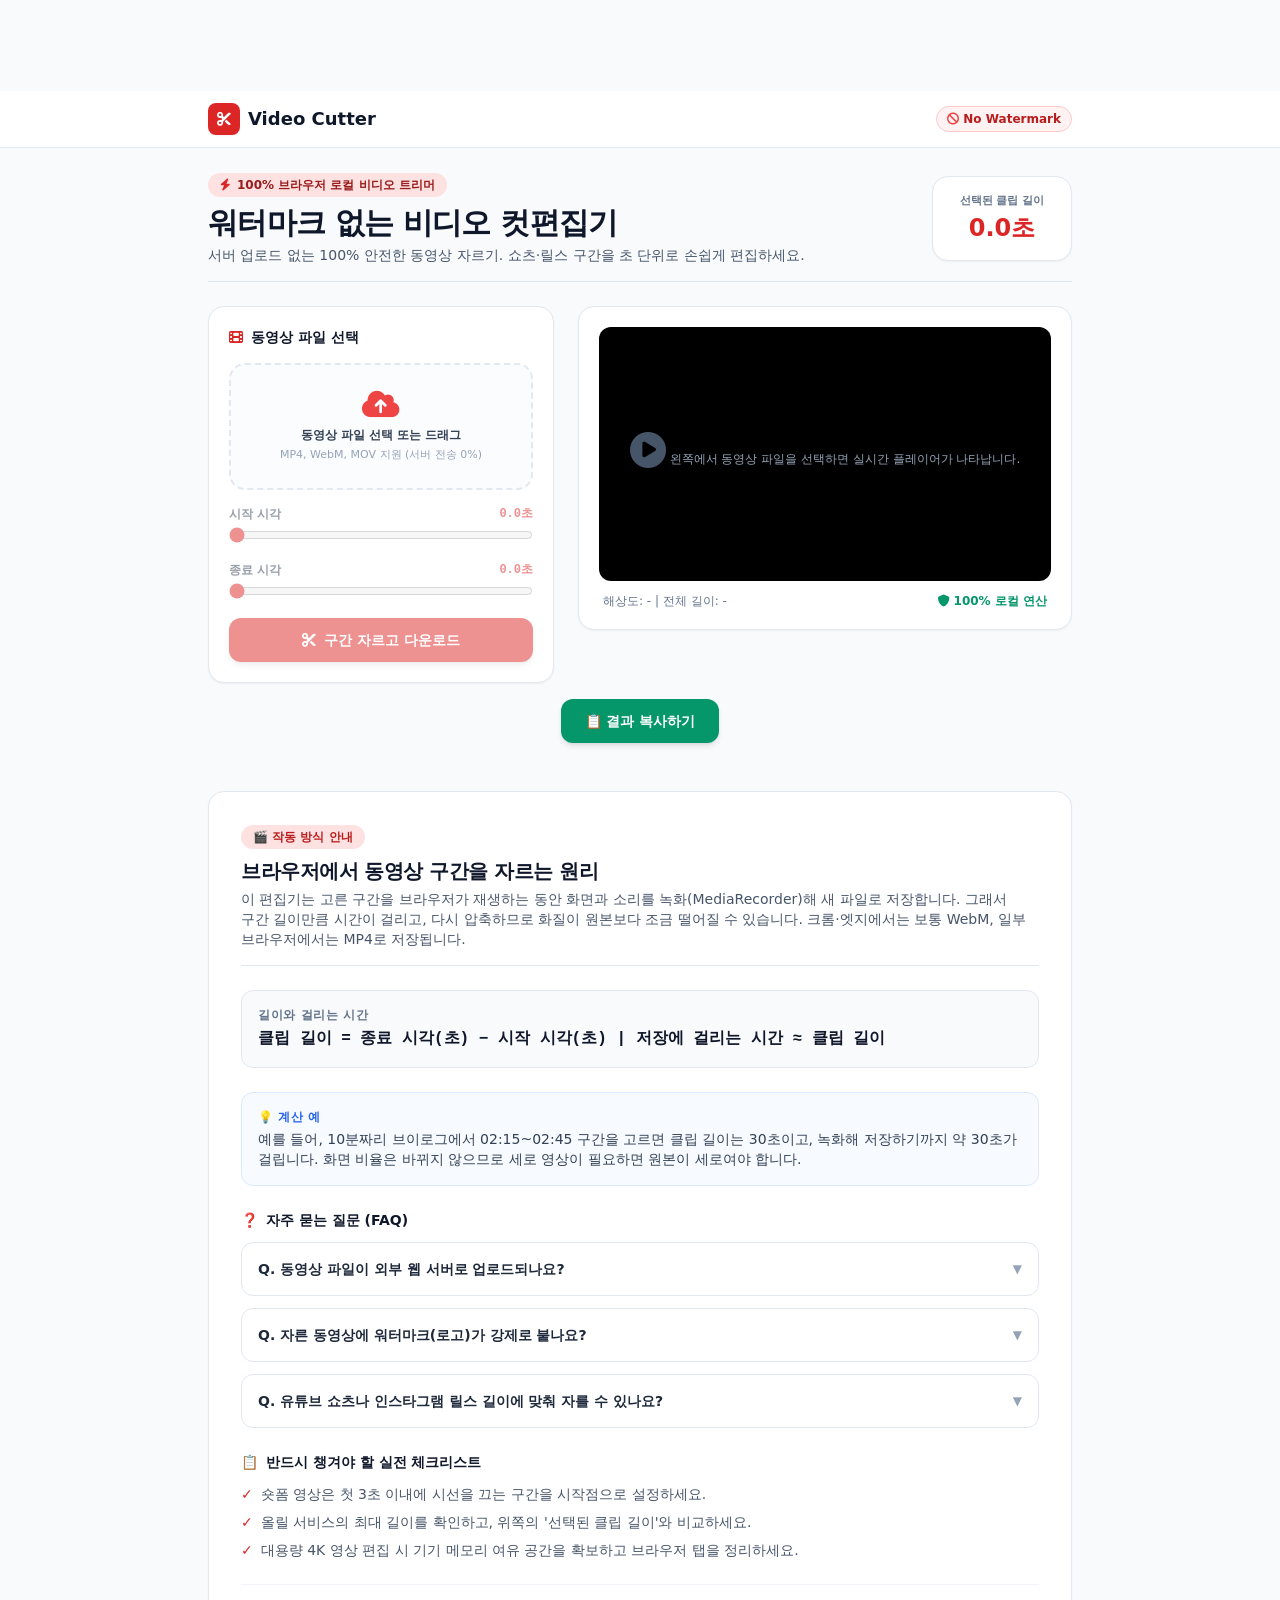
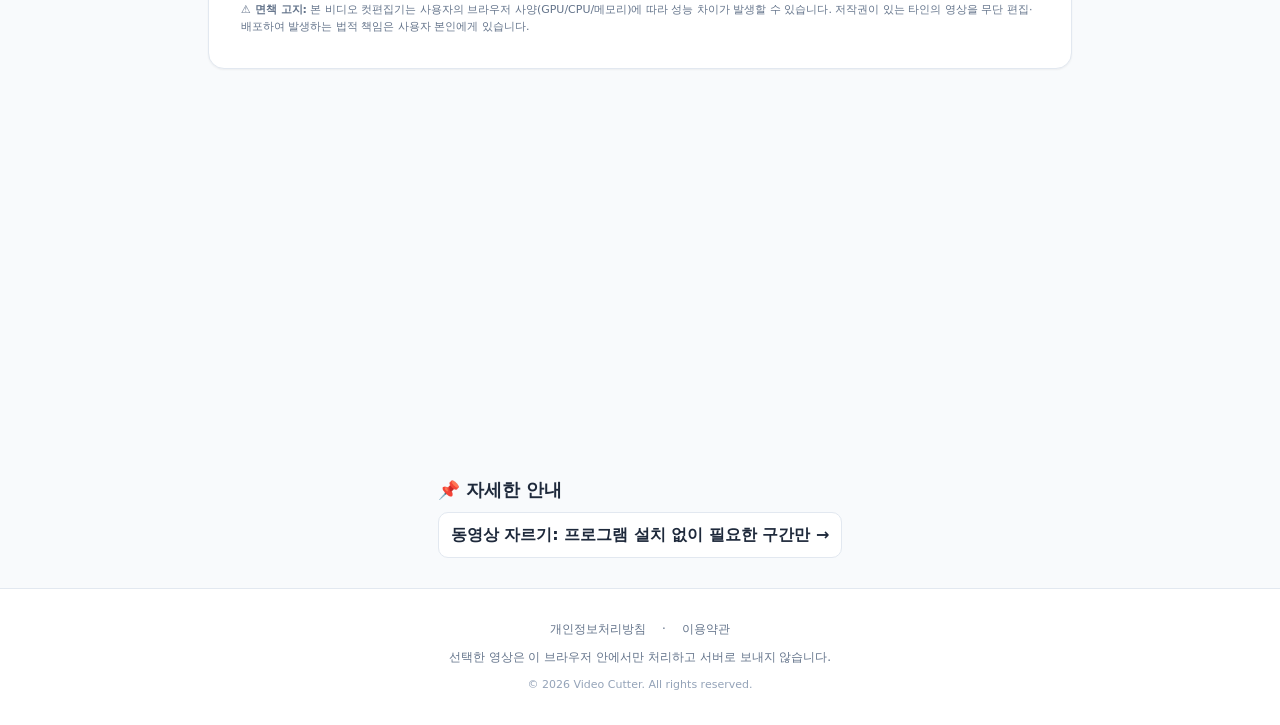
<file: index.html>
<!DOCTYPE html>
<html lang="ko">
<head>
    <meta charset="UTF-8">
    <link rel="preconnect" href="https://pagead2.googlesyndication.com">
    <link rel="preconnect" href="https://cdnjs.cloudflare.com" crossorigin>

    <link href="apple-touch-icon.png" rel="apple-touch-icon" sizes="180x180"/>
    <meta content="width=device-width, initial-scale=1.0, maximum-scale=1.0, user-scalable=no" name="viewport"/>
    <title>동영상 컷편집기 | 워터마크 없는 비디오 구간 자르기</title>
    <meta content="서버 업로드 없이 브라우저에서 동영상 구간을 잘라 워터마크 없이 저장합니다." name="description"/>
    <link href="https://video-cut.enjoy-onepage.com/" rel="canonical"/>
    <meta content="website" property="og:type"/>
    <meta property="og:locale" content="ko_KR">
    <meta content="https://video-cut.enjoy-onepage.com/" property="og:url"/>
    <meta content="동영상 컷편집기 | 워터마크 없는 비디오 구간 자르기" property="og:title"/>
    <meta content="서버 업로드 없이 브라우저에서 동영상 구간을 잘라 워터마크 없이 저장합니다." property="og:description"/>
    <meta content="https://video-cut.enjoy-onepage.com/og-image.png" property="og:image"/>
    <meta content="summary_large_image" name="twitter:card"/>
    <meta content="동영상 컷편집기 | 워터마크 없는 비디오 구간 자르기" name="twitter:title"/>
    <meta content="서버 업로드 없이 브라우저에서 동영상 구간을 잘라 워터마크 없이 저장합니다." name="twitter:description"/>
    <meta content="https://video-cut.enjoy-onepage.com/og-image.png" name="twitter:image"/>
    <link href="/favicon.ico" rel="icon" type="image/x-icon"/>

    <link rel="stylesheet" href="./style.css">
    <link href="https://cdnjs.cloudflare.com/ajax/libs/font-awesome/6.4.0/css/all.min.css" rel="stylesheet"/>
    <script async crossorigin="anonymous" src="https://pagead2.googlesyndication.com/pagead/js/adsbygoogle.js?client=ca-pub-2228289204702106"></script>

    <script type="application/ld+json">
    {
      "@context": "https://schema.org",
      "@graph": [
        {
          "@type": "WebApplication",
          "@id": "https://video-cut.enjoy-onepage.com/#webapp",
          "name": "Video Cutter - 워터마크 없는 비디오 컷편집기",
          "url": "https://video-cut.enjoy-onepage.com/",
          "applicationCategory": "MultimediaApplication",
          "operatingSystem": "All",
          "browserRequirements": "Requires JavaScript. Requires HTML5.",
          "description": "서버 업로드 없는 브라우저 비디오 트리머. 쇼츠·릴스 구간 자르기 무료.",
          "image": "https://video-cut.enjoy-onepage.com/og-image.png",
          "offers": { "@type": "Offer", "price": "0", "priceCurrency": "KRW" }
        },
        {
          "@type": "FAQPage",
          "@id": "https://video-cut.enjoy-onepage.com/#faq",
          "mainEntity": [
            {
              "@type": "Question",
              "name": "동영상 파일이 외부 웹 서버로 업로드되나요?",
              "acceptedAnswer": {
                "@type": "Answer",
                "text": "아니요. 고른 파일은 이 브라우저 안에서 재생하면서 지정한 구간을 녹화(MediaRecorder)해 새 파일을 만들 뿐, 서버로 올리지 않습니다."
              }
            },
            {
              "@type": "Question",
              "name": "자른 동영상에 워터마크(로고)가 강제로 붙나요?",
              "acceptedAnswer": {
                "@type": "Answer",
                "text": "붙지 않습니다. 다만 구간을 다시 녹화해 만드는 방식이라 화질과 파일 형식(보통 WebM)은 원본과 다를 수 있습니다."
              }
            },
            {
              "@type": "Question",
              "name": "유튜브 쇼츠나 인스타그램 릴스 길이에 맞춰 자를 수 있나요?",
              "acceptedAnswer": {
                "@type": "Answer",
                "text": "네. 시작·종료 슬라이더를 0.1초 단위로 움직여 길이를 맞출 수 있습니다. 서비스마다 최대 길이가 다르고 자주 바뀌니 올리기 전에 확인하세요. 화면 비율은 바꾸지 않습니다."
              }
            }
          ]
        }
      ]
    }
    </script>

    <style id="layout-shield">
      html, body { max-width: 100%; overflow-x: hidden; }
      .manual-ad-box { width: 100%; max-width: 960px; margin-left: auto; margin-right: auto; text-align: center; overflow: hidden; }
      .manual-ad-box ins { max-width: 100% !important; overflow: hidden !important; }
      :focus-visible { outline: 2px solid #3b82f6 !important; outline-offset: 2px !important; }
      input:focus-visible, select:focus-visible, textarea:focus-visible, button:focus-visible { outline: 2px solid #2563eb !important; outline-offset: 1px !important; }
    </style>
<style id="mobile-hardening-shield">
  /* 모바일 한글 단어 단위 줄바꿈 보존 & 버튼 텍스트 단일행 쉴드 */
  body, h1, h2, h3, h4, p, span, label {
    word-break: keep-all;
    overflow-wrap: break-word;
  }
  button, [role="button"], a.btn {
    white-space: nowrap;
    word-break: keep-all;
  }
  @media (max-width: 640px) {
    input, select, textarea {
      font-size: 16px !important;
    }
    button, [role="button"], a.btn {
      min-height: 42px;
    }
  }
</style>
<script id="math-guard">
// Global Math & DOM Output Guard: prevents NaN / Infinity leaks to UI
(function() {
  const origToLocaleString = Number.prototype.toLocaleString;
  Number.prototype.toLocaleString = function(locales, options) {
    if (!Number.isFinite(this.valueOf())) return '0';
    return origToLocaleString.call(this, locales, options);
  };
  const origToFixed = Number.prototype.toFixed;
  Number.prototype.toFixed = function(digits) {
    if (!Number.isFinite(this.valueOf())) return '0';
    return origToFixed.call(this, digits);
  };
})();
</script>
<style id="ad-cls-shield">
  .ad-bottom { min-height: 280px !important; }
  .ad-bottom ins { min-height: 280px !important; }
</style>
</head>
<body class="bg-slate-50 text-slate-800 antialiased font-sans min-h-screen flex flex-col justify-between">
    <div class="manual-ad-box ad-top-banner" style="width: 100%; max-width: 960px; margin: 8px auto 16px; text-align: center;">
        <ins class="adsbygoogle" data-ad-client="ca-pub-2228289204702106" data-ad-format="horizontal" data-ad-slot="3824727725" data-full-width-responsive="true" style="display:inline-block;width:100%;height:60px;"></ins>
        <script>(adsbygoogle = window.adsbygoogle || []).push({});</script>
    </div>

    <header class="bg-white border-b border-slate-200 sticky top-0 z-40">
        <div class="max-w-4xl mx-auto px-4 py-3 flex items-center justify-between">
            <a href="/" class="flex items-center gap-2 text-slate-900 font-bold text-lg hover:text-red-600 transition">
                <span class="w-8 h-8 rounded-lg bg-red-600 text-white flex items-center justify-center font-black text-sm shadow-sm"><i class="fa-solid fa-scissors"></i></span>
                <span>Video Cutter</span>
            </a>
            <div class="flex items-center gap-2">
                <span class="text-xs font-bold px-2.5 py-1 rounded-full bg-red-50 text-red-700 border border-red-200">
                    <i class="fa-solid fa-ban text-red-500 mr-1"></i>No Watermark
                </span>
            </div>
        </div>
    </header>

    <section class="max-w-4xl mx-auto px-4 pt-6 pb-2 w-full">
        <div class="border-b border-slate-200 pb-4 flex flex-col md:flex-row md:items-center justify-between gap-4">
            <div>
                <div class="inline-flex items-center gap-1.5 px-3 py-1 rounded-full text-xs font-semibold bg-red-100 text-red-800 mb-2">
                    <i class="fa-solid fa-bolt text-red-600"></i><span>100% 브라우저 로컬 비디오 트리머</span>
                </div>
                <h1 class="text-2xl sm:text-3xl font-black text-slate-900 tracking-tight">
                    워터마크 없는 비디오 컷편집기
                </h1>
                <p class="text-slate-600 text-xs sm:text-sm mt-1">
                    서버 업로드 없는 100% 안전한 동영상 자르기. 쇼츠·릴스 구간을 초 단위로 손쉽게 편집하세요.
                </p>
            </div>
            <div class="bg-white border border-slate-200 rounded-2xl p-3 sm:p-4 text-center min-w-[140px] shadow-sm">
                <div class="text-[11px] font-bold text-slate-500">선택된 클립 길이</div>
                <div class="text-2xl font-black text-red-600 mt-0.5" id="clipDurationText">0.0초</div>
            </div>
        </div>
    </section>

    <!-- Workspace: 1:1 Left File & Controls, Right Video Player (Sticky) -->
    <main class="max-w-4xl mx-auto px-4 py-4 w-full flex-grow">
        <div class="grid grid-cols-1 lg:grid-cols-12 gap-6 items-start">
            <!-- Left 5 cols: Upload & Slider Controls -->
            <section class="lg:col-span-5 bg-white rounded-2xl p-5 border border-slate-200 shadow-sm space-y-4">
                <h2 class="text-sm font-bold text-slate-900 flex items-center gap-2">
                    <i class="fa-solid fa-film text-red-600"></i>동영상 파일 선택
                </h2>

                <div class="border-2 border-dashed border-slate-200 hover:border-red-400 rounded-2xl p-6 text-center cursor-pointer transition bg-slate-50/50" onclick="document.getElementById('videoFile').click()">
                    <i class="fa-solid fa-cloud-arrow-up text-3xl text-red-500 mb-2"></i>
                    <div class="text-xs font-bold text-slate-700">동영상 파일 선택 또는 드래그</div>
                    <div class="text-[11px] text-slate-400 mt-1">MP4, WebM, MOV 지원 (서버 전송 0%)</div>
                    <input type="file" id="videoFile" accept="video/*" class="hidden" aria-label="비디오 파일 선택">
                </div>

                <!-- Trim Controls -->
                <div id="trimControls" class="space-y-3 opacity-50 pointer-events-none">
                    <div>
                        <div class="flex justify-between text-xs font-bold text-slate-700 mb-1">
                            <span>시작 시각</span>
                            <span class="font-mono text-red-600" id="startTimeVal">0.0초</span>
                        </div>
                        <input type="range" id="startRange" min="0" max="100" value="0" step="0.1" class="w-full accent-red-600" aria-label="시작 시간">
                    </div>

                    <div>
                        <div class="flex justify-between text-xs font-bold text-slate-700 mb-1">
                            <span>종료 시각</span>
                            <span class="font-mono text-red-600" id="endTimeVal">0.0초</span>
                        </div>
                        <input type="range" id="endRange" min="0" max="100" value="0" step="0.1" class="w-full accent-red-600" aria-label="종료 시간">
                    </div>

                    <button id="trimBtn" class="w-full py-3 bg-red-600 hover:bg-red-700 text-white font-bold text-sm rounded-xl shadow-md transition flex items-center justify-center gap-2 whitespace-nowrap" aria-label="구간 자르기">
                        <i class="fa-solid fa-scissors"></i><span>구간 자르고 다운로드</span>
                    </button>
                </div>
            </section>

            <!-- Right 7 cols: Video Preview Player (Sticky) -->
            <section class="lg:col-span-7 space-y-4">
                <div class="bg-white rounded-2xl p-5 border border-slate-200 shadow-sm text-center">
                    <div class="w-full bg-black rounded-xl overflow-hidden aspect-video flex items-center justify-center mb-3">
                        <video id="videoPlayer" controls class="w-full h-full object-contain hidden"></video>
                        <div id="noVideoMsg" class="text-xs text-slate-400 p-6">
                            <i class="fa-solid fa-play-circle text-4xl text-slate-600 mb-2 block"></i>
                            왼쪽에서 동영상 파일을 선택하면 실시간 플레이어가 나타납니다.
                        </div>
                    </div>

                    <div class="flex items-center justify-between text-xs text-slate-500 px-1">
                        <span id="videoMetaText">해상도: - | 전체 길이: -</span>
                        <span class="font-bold text-emerald-600"><i class="fa-solid fa-shield mr-1"></i>100% 로컬 연산</span>
                    </div>
                </div>
            </section>
        </div>
    
      <div class="mt-4 text-center">
        <button id="masterCopyBtn" onclick="copyMasterResult()" class="whitespace-nowrap w-full sm:w-auto px-6 py-3 bg-emerald-600 hover:bg-emerald-700 text-white font-bold rounded-xl shadow-md transition flex items-center justify-center gap-2 text-sm mx-auto whitespace-nowrap">
          <span>📋 결과 복사하기</span>
        </button>
      </div>

  </main>

    <!-- Toast -->
    <div id="toastNotification" class="fixed bottom-6 left-1/2 -translate-x-1/2 bg-slate-900/90 text-white text-xs sm:text-sm px-4 py-2.5 rounded-xl shadow-xl z-50 transition-opacity duration-300 opacity-0 pointer-events-none flex items-center gap-2">
        <i class="fa-solid fa-circle-check text-red-400"></i><span id="toastMessage">안내 메시지</span>
    </div>

    <!-- 📖 E-E-A-T Guide Section (Q1~Q7) -->
    <section class="max-w-4xl mx-auto my-8 px-4">
      <div class="bg-white rounded-2xl p-6 sm:p-8 border border-slate-200 shadow-sm space-y-6">
        <div class="border-b border-slate-200 pb-4">
          <div class="inline-flex items-center gap-1.5 px-3 py-1 rounded-full text-xs font-bold bg-red-100 text-red-700 mb-2">
            <span>🎬 작동 방식 안내</span>
          </div>
          <h3 class="text-xl font-black text-slate-900 tracking-tight">
            브라우저에서 동영상 구간을 자르는 원리
          </h3>
          <p class="text-xs sm:text-sm text-slate-600 mt-1">
            이 편집기는 고른 구간을 브라우저가 재생하는 동안 화면과 소리를 녹화(MediaRecorder)해 새 파일로 저장합니다. 그래서 구간 길이만큼 시간이 걸리고, 다시 압축하므로 화질이 원본보다 조금 떨어질 수 있습니다. 크롬·엣지에서는 보통 WebM, 일부 브라우저에서는 MP4로 저장됩니다.
          </p>
        </div>

        <div class="p-4 bg-slate-50 rounded-xl border border-slate-200">
          <div class="text-xs font-bold text-slate-500 uppercase tracking-wider mb-1">길이와 걸리는 시간</div>
          <div class="text-sm sm:text-base font-extrabold text-slate-900 font-mono leading-relaxed">
            클립 길이 = 종료 시각(초) − 시작 시각(초) | 저장에 걸리는 시간 ≈ 클립 길이
          </div>
        </div>

        <div class="p-4 bg-blue-50/50 rounded-xl border border-blue-100">
          <div class="text-xs font-bold text-blue-600 uppercase tracking-wider mb-1">💡 계산 예</div>
          <p class="text-xs sm:text-sm text-slate-700 leading-relaxed">
            예를 들어, 10분짜리 브이로그에서 02:15~02:45 구간을 고르면 클립 길이는 30초이고, 녹화해 저장하기까지 약 30초가 걸립니다. 화면 비율은 바뀌지 않으므로 세로 영상이 필요하면 원본이 세로여야 합니다.
          </p>
        </div>

        <div class="space-y-3">
          <h4 class="text-sm font-bold text-slate-900 mb-2 flex items-center gap-2"><span>❓</span> 자주 묻는 질문 (FAQ)</h4>
          

    <details class="group border border-slate-200 rounded-xl p-4">
            <summary class="flex items-center justify-between cursor-pointer font-bold text-sm text-slate-800">
              <span>Q. 동영상 파일이 외부 웹 서버로 업로드되나요?</span>
              <span class="transition group-open:rotate-180 text-slate-400 text-xs">▼</span>
            </summary>
            <div class="text-xs text-slate-600 mt-3 leading-relaxed border-t border-slate-100 pt-3">
              아니요. 고른 파일은 이 브라우저 안에서 재생하면서 지정한 구간을 녹화(MediaRecorder)해 새 파일을 만들 뿐, 서버로 올리지 않습니다.
            </div>
          </details>
          <details class="group border border-slate-200 rounded-xl p-4">
            <summary class="flex items-center justify-between cursor-pointer font-bold text-sm text-slate-800">
              <span>Q. 자른 동영상에 워터마크(로고)가 강제로 붙나요?</span>
              <span class="transition group-open:rotate-180 text-slate-400 text-xs">▼</span>
            </summary>
            <div class="text-xs text-slate-600 mt-3 leading-relaxed border-t border-slate-100 pt-3">
              붙지 않습니다. 다만 구간을 다시 녹화해 만드는 방식이라 화질과 파일 형식(보통 WebM)은 원본과 다를 수 있습니다.
            </div>
          </details>
          <details class="group border border-slate-200 rounded-xl p-4">
            <summary class="flex items-center justify-between cursor-pointer font-bold text-sm text-slate-800">
              <span>Q. 유튜브 쇼츠나 인스타그램 릴스 길이에 맞춰 자를 수 있나요?</span>
              <span class="transition group-open:rotate-180 text-slate-400 text-xs">▼</span>
            </summary>
            <div class="text-xs text-slate-600 mt-3 leading-relaxed border-t border-slate-100 pt-3">
              네. 시작·종료 슬라이더를 0.1초 단위로 움직여 길이를 맞출 수 있습니다. 서비스마다 최대 길이가 다르고 자주 바뀌니 올리기 전에 확인하세요. 화면 비율은 바꾸지 않습니다.
            </div>
          </details>
        </div>

        <div>
          <h4 class="text-sm font-bold text-slate-900 mb-3 flex items-center gap-2">
            <span>📋</span> 반드시 챙겨야 할 실전 체크리스트
          </h4>
          <ul class="text-xs sm:text-sm text-slate-600 space-y-2">
            <li class="flex items-start gap-2"><span class="text-red-600 font-bold">✓</span><span>숏폼 영상은 첫 3초 이내에 시선을 끄는 구간을 시작점으로 설정하세요.</span></li>
            <li class="flex items-start gap-2"><span class="text-red-600 font-bold">✓</span><span>올릴 서비스의 최대 길이를 확인하고, 위쪽의 '선택된 클립 길이'와 비교하세요.</span></li>
            <li class="flex items-start gap-2"><span class="text-red-600 font-bold">✓</span><span>대용량 4K 영상 편집 시 기기 메모리 여유 공간을 확보하고 브라우저 탭을 정리하세요.</span></li>
          </ul>
        </div>

        <div class="pt-4 border-t border-slate-100 text-[11px] text-slate-500 leading-relaxed">
          <strong>⚠️ 면책 고지:</strong> 본 비디오 컷편집기는 사용자의 브라우저 사양(GPU/CPU/메모리)에 따라 성능 차이가 발생할 수 있습니다. 저작권이 있는 타인의 영상을 무단 편집·배포하여 발생하는 법적 책임은 사용자 본인에게 있습니다.
        </div>
      </div>
    </section>

    <!-- ADSENSE START: mid -->
<div class="ad-box ad-mid" style="width:100%;box-sizing:border-box;max-width:1080px;margin:16px auto;padding:0 14px;text-align:center;">
  <ins class="adsbygoogle" style="display:block" data-ad-client="ca-pub-2228289204702106" data-ad-slot="1186914926" data-ad-format="auto" data-full-width-responsive="true"></ins>
  <script>(adsbygoogle = window.adsbygoogle || []).push({});</script>
</div>
<!-- ADSENSE END: mid -->

<div class="manual-ad-box ad-bottom-banner" style="width: 100%; max-width: 960px; margin: 24px auto 16px; text-align: center;min-height:280px;">
        <ins class="adsbygoogle" data-ad-client="ca-pub-2228289204702106" data-ad-format="auto" data-ad-slot="3416334507" data-full-width-responsive="true" style="display:block;min-height:280px;"></ins>
        <script>(adsbygoogle = window.adsbygoogle || []).push({});</script>
    </div>


<!-- KIRO:TOPIC-LINKS START -->
<section style="max-width:760px;margin:24px auto;padding:0 16px"><h2 style="font-size:1.1rem;font-weight:800;margin:0 0 8px">📌 자세한 안내</h2><a href="/trim-video-in-browser.html" style="display:block;padding:10px 12px;margin:6px 0;border:1px solid #e2e8f0;border-radius:10px;background:#fff;color:#1e293b;font-weight:600;text-decoration:none">동영상 자르기: 프로그램 설치 없이 필요한 구간만 →</a></section>
<!-- KIRO:TOPIC-LINKS END -->
<footer class="border-t border-slate-200 bg-white py-8 px-4 text-center">
        <div class="max-w-4xl mx-auto text-xs text-slate-500 space-y-3">
            <div class="flex flex-wrap justify-center gap-4 text-xs font-medium">
                <a class="hover:text-red-600 transition" href="/privacy.html">개인정보처리방침</a>
                <span>·</span>
                <a class="hover:text-red-600 transition" href="/terms.html">이용약관</a>
            </div>
            <p>선택한 영상은 이 브라우저 안에서만 처리하고 서버로 보내지 않습니다.</p>
            <p class="text-[11px] text-slate-400">© 2026 Video Cutter. All rights reserved.</p>
        </div>
    </footer>

    <script>
        const fileInput = document.getElementById('videoFile');
        const videoPlayer = document.getElementById('videoPlayer');
        const noVideoMsg = document.getElementById('noVideoMsg');
        const trimControls = document.getElementById('trimControls');
        const startRange = document.getElementById('startRange');
        const endRange = document.getElementById('endRange');
        const startTimeVal = document.getElementById('startTimeVal');
        const endTimeVal = document.getElementById('endTimeVal');
        const clipDurationText = document.getElementById('clipDurationText');
        const videoMetaText = document.getElementById('videoMetaText');

        let videoDuration = 0;
        let originalFileName = 'video';

        function showToast(msg) {
            const toast = document.getElementById('toastNotification');
            const toastMsg = document.getElementById('toastMessage');
            if (toast && toastMsg) {
                toastMsg.textContent = msg;
                toast.classList.remove('opacity-0', 'pointer-events-none');
                setTimeout(() => toast.classList.add('opacity-0', 'pointer-events-none'), 2200);
            }
        }

        fileInput.addEventListener('change', (e) => {
            const file = e.target.files[0];
            if (!file) return;

            originalFileName = file.name.replace(/\.[^/.]+$/, "");
            const url = URL.createObjectURL(file);
            videoPlayer.src = url;
            videoPlayer.classList.remove('hidden');
            noVideoMsg.classList.add('hidden');
            trimControls.classList.remove('opacity-50', 'pointer-events-none');

            videoPlayer.onloadedmetadata = () => {
                videoDuration = videoPlayer.duration;
                startRange.max = videoDuration;
                endRange.max = videoDuration;
                startRange.value = 0;
                endRange.value = Math.min(60, videoDuration);

                updateTimes();
                videoMetaText.textContent = `해상도: ${videoPlayer.videoWidth}x${videoPlayer.videoHeight} | 전체 길이: ${videoDuration.toFixed(1)}초`;
                showToast("동영상이 준비되었습니다. 구간을 설정하세요!");
            };
        });

        function updateTimes() {
            let start = parseFloat(startRange.value);
            let end = parseFloat(endRange.value);

            if (start >= end) {
                start = Math.max(0, end - 1);
                startRange.value = start;
            }

            startTimeVal.textContent = `${start.toFixed(1)}초`;
            endTimeVal.textContent = `${end.toFixed(1)}초`;
            const dur = (end - start).toFixed(1);
            clipDurationText.textContent = `${dur}초`;

            videoPlayer.currentTime = start;
        }

        startRange.addEventListener('input', updateTimes);
        endRange.addEventListener('input', updateTimes);

        let isRecording = false;
        document.getElementById('trimBtn').addEventListener('click', async () => {
            if (isRecording) return;
            const start = parseFloat(startRange.value);
            const end = parseFloat(endRange.value);
            const duration = end - start;
            if (duration <= 0) {
                showToast("종료 시간은 시작 시간보다 커야 합니다.");
                return;
            }

            const trimBtn = document.getElementById('trimBtn');
            const originalBtnText = trimBtn.innerHTML;
            trimBtn.disabled = true;
            trimBtn.innerHTML = `<span>⏳ 클립 인코딩 중... (<span id="renderProg">0</span>%)</span>`;
            isRecording = true;

            try {
                videoPlayer.currentTime = start;
                await new Promise(r => videoPlayer.onseeked = r);

                let stream;
                if (videoPlayer.captureStream) {
                    stream = videoPlayer.captureStream();
                } else if (videoPlayer.mozCaptureStream) {
                    stream = videoPlayer.mozCaptureStream();
                } else {
                    throw new Error("브라우저가 captureStream API를 지원하지 않습니다.");
                }

                let mimeType = 'video/webm;codecs=vp9,opus';
                if (!MediaRecorder.isTypeSupported(mimeType)) {
                    mimeType = 'video/webm';
                    if (!MediaRecorder.isTypeSupported(mimeType)) {
                        mimeType = 'video/mp4';
                    }
                }

                const chunks = [];
                const recorder = new MediaRecorder(stream, mimeType ? { mimeType } : undefined);

                recorder.ondataavailable = (e) => {
                    if (e.data && e.data.size > 0) chunks.push(e.data);
                };

                recorder.onstop = () => {
                    const ext = mimeType.includes('mp4') ? 'mp4' : 'webm';
                    const blob = new Blob(chunks, { type: mimeType || 'video/webm' });
                    const blobUrl = URL.createObjectURL(blob);
                    
                    const a = document.createElement('a');
                    a.href = blobUrl;
                    a.download = `${originalFileName}_trimmed_${start.toFixed(0)}s_to_${end.toFixed(0)}s.${ext}`;
                    document.body.appendChild(a);
                    a.click();
                    document.body.removeChild(a);

                    setTimeout(() => URL.revokeObjectURL(blobUrl), 10000);
                    trimBtn.disabled = false;
                    trimBtn.innerHTML = originalBtnText;
                    isRecording = false;
                    videoPlayer.pause();
                    showToast(`✓ [${start.toFixed(1)}초 ~ ${end.toFixed(1)}초] 클립 추출 및 다운로드 완료!`);
                };

                recorder.start(100);
                videoPlayer.play();

                const checkInterval = setInterval(() => {
                    if (!isRecording) {
                        clearInterval(checkInterval);
                        return;
                    }
                    const cur = videoPlayer.currentTime;
                    const prog = Math.min(100, Math.round(((cur - start) / duration) * 100));
                    const progEl = document.getElementById('renderProg');
                    if (progEl) progEl.textContent = prog;

                    if (cur >= end || videoPlayer.ended) {
                        clearInterval(checkInterval);
                        videoPlayer.pause();
                        recorder.stop();
                    }
                }, 50);

            } catch (err) {
                console.error(err);
                trimBtn.disabled = false;
                trimBtn.innerHTML = originalBtnText;
                isRecording = false;
                showToast("인코딩 오류: " + err.message);
            }
        });
    </script>

  <!-- 원클릭 복사 & 토스트 스크립트 (4-4 헌법 준수) -->
  <div id="masterToast" class="fixed bottom-6 left-1/2 transform -translate-x-1/2 bg-gray-900 text-white text-xs py-3 px-6 rounded-full shadow-2xl transition opacity-0 pointer-events-none z-50">
    클립보드에 복사되었습니다!
  </div>
  <script>
    function copyMasterResult() {
      var resEl = document.getElementById('result') || document.getElementById('resultCard') || document.querySelector('.result-box') || document.querySelector('main');
      var text = resEl ? (resEl.innerText || resEl.textContent) : '워터마크 없는 비디오 컷편집기 계산 결과';
      var shareText = text.trim() + "\n\n👉 워터마크 없는 비디오 컷편집기 바로가기: " + window.location.href;
      if (navigator.clipboard) {
        navigator.clipboard.writeText(shareText).then(showMasterToast);
      } else {
        var ta = document.createElement('textarea');
        ta.value = shareText;
        document.body.appendChild(ta);
        ta.select();
        document.execCommand('copy');
        document.body.removeChild(ta);
        showMasterToast();
      }
    }
    function showMasterToast() {
      var t = document.getElementById('masterToast');
      if (!t) return;
      t.classList.remove('opacity-0', 'pointer-events-none');
      t.classList.add('opacity-100');
      setTimeout(function() {
        t.classList.remove('opacity-100');
        t.classList.add('opacity-0', 'pointer-events-none');
      }, 2200);
    }
  </script>

</body>
</html>
</file>
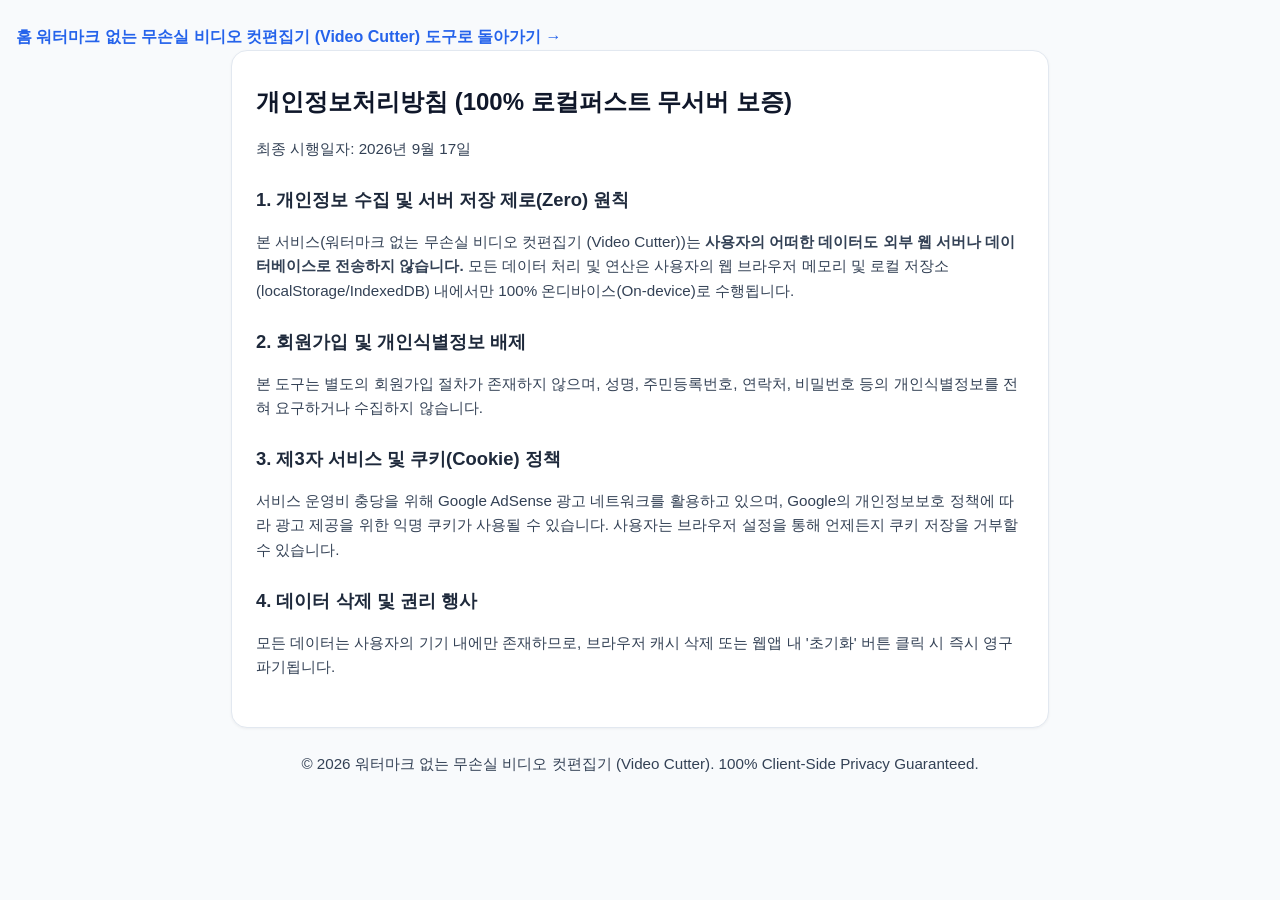
<file: privacy.html>
<!DOCTYPE html>
<html lang="ko">
<head>
  <meta charset="UTF-8">
  <meta name="viewport" content="width=device-width, initial-scale=1.0">
  <title>개인정보처리방침 - 워터마크 없는 무손실 비디오 컷편집기 (Video Cutter)</title>
  <link rel="canonical" href="https://video-cut.enjoy-onepage.com/privacy.html">
  <style>html, body { max-width: 100%; overflow-x: hidden; }</style>
<style>
  body { margin: 0; font-family: -apple-system, BlinkMacSystemFont, "Segoe UI", Roboto, sans-serif; background: #f8fafc; color: #1e293b; line-height: 1.6; padding: 24px 16px; }
  .wrap, .max-w-2xl, .max-w-3xl, .container, main { max-width: 768px; margin: 0 auto; background: #fff; padding: 32px 24px; border-radius: 16px; border: 1px solid #e2e8f0; box-shadow: 0 1px 3px rgba(0,0,0,0.05); }
  h1 { font-size: 1.5rem; font-weight: 800; margin-top: 0; color: #0f172a; }
  h2 { font-size: 1.15rem; font-weight: 700; margin-top: 24px; color: #1e293b; }
  p, li { font-size: 0.95rem; color: #334155; }
  a { color: #2563eb; text-decoration: none; font-weight: 600; }
  a:hover { text-decoration: underline; }
  .footer, footer { text-align: center; margin-top: 24px; font-size: 0.85rem; color: #64748b; }
</style>
</head>
<body class="bg-slate-50 text-slate-800 antialiased font-sans min-h-screen flex flex-col justify-between">
  <header class="bg-white border-b border-slate-200 sticky top-0 z-50">
    <div class="max-w-4xl mx-auto px-4 py-3 flex items-center justify-between">
      <a href="/" class="flex items-center gap-2 text-slate-900 font-bold hover:text-blue-600 transition">
        <span class="w-8 h-8 rounded-lg bg-blue-600 text-white flex items-center justify-center font-black text-sm">홈</span>
        <span>워터마크 없는 무손실 비디오 컷편집기 (Video Cutter)</span>
      </a>
      <a href="/" class="text-sm font-medium text-slate-600 hover:text-blue-600">도구로 돌아가기 →</a>
    </div>
  </header>

  <main class="max-w-4xl mx-auto px-4 py-10 flex-grow w-full">
    <div class="bg-white rounded-2xl p-6 sm:p-10 border border-slate-200 shadow-sm space-y-6">
      <h1 class="text-2xl font-black text-slate-900">개인정보처리방침 (100% 로컬퍼스트 무서버 보증)</h1>
      <p class="text-xs text-slate-500">최종 시행일자: 2026년 9월 17일</p>

      <section class="space-y-3 text-sm text-slate-700 leading-relaxed">
        <h2 class="text-base font-bold text-slate-900">1. 개인정보 수집 및 서버 저장 제로(Zero) 원칙</h2>
        <p>본 서비스(워터마크 없는 무손실 비디오 컷편집기 (Video Cutter))는 <strong>사용자의 어떠한 데이터도 외부 웹 서버나 데이터베이스로 전송하지 않습니다.</strong> 모든 데이터 처리 및 연산은 사용자의 웹 브라우저 메모리 및 로컬 저장소(localStorage/IndexedDB) 내에서만 100% 온디바이스(On-device)로 수행됩니다.</p>

        <h2 class="text-base font-bold text-slate-900">2. 회원가입 및 개인식별정보 배제</h2>
        <p>본 도구는 별도의 회원가입 절차가 존재하지 않으며, 성명, 주민등록번호, 연락처, 비밀번호 등의 개인식별정보를 전혀 요구하거나 수집하지 않습니다.</p>

        <h2 class="text-base font-bold text-slate-900">3. 제3자 서비스 및 쿠키(Cookie) 정책</h2>
        <p>서비스 운영비 충당을 위해 Google AdSense 광고 네트워크를 활용하고 있으며, Google의 개인정보보호 정책에 따라 광고 제공을 위한 익명 쿠키가 사용될 수 있습니다. 사용자는 브라우저 설정을 통해 언제든지 쿠키 저장을 거부할 수 있습니다.</p>

        <h2 class="text-base font-bold text-slate-900">4. 데이터 삭제 및 권리 행사</h2>
        <p>모든 데이터는 사용자의 기기 내에만 존재하므로, 브라우저 캐시 삭제 또는 웹앱 내 '초기화' 버튼 클릭 시 즉시 영구 파기됩니다.</p>
      </section>
    </div>
  </main>

  <footer class="border-t border-slate-200 bg-white py-6 text-center text-xs text-slate-500">
    <p>© 2026 워터마크 없는 무손실 비디오 컷편집기 (Video Cutter). 100% Client-Side Privacy Guaranteed.</p>
  </footer>
</body>
</html>
</file>
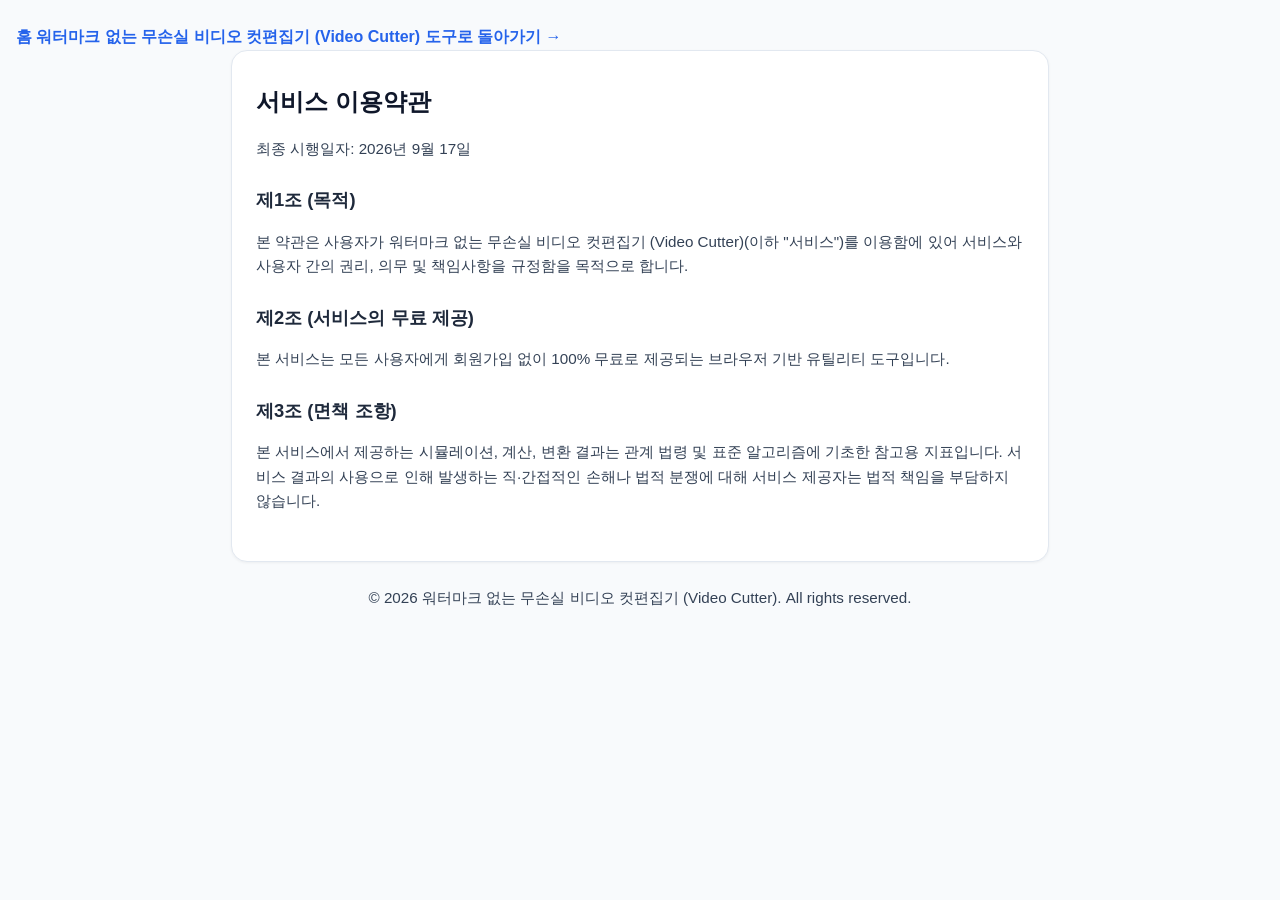
<file: terms.html>
<!DOCTYPE html>
<html lang="ko">
<head>
  <meta charset="UTF-8">
  <meta name="viewport" content="width=device-width, initial-scale=1.0">
  <title>이용약관 - 워터마크 없는 무손실 비디오 컷편집기 (Video Cutter)</title>
  <link rel="canonical" href="https://video-cut.enjoy-onepage.com/terms.html">
  <style>html, body { max-width: 100%; overflow-x: hidden; }</style>
<style>
  body { margin: 0; font-family: -apple-system, BlinkMacSystemFont, "Segoe UI", Roboto, sans-serif; background: #f8fafc; color: #1e293b; line-height: 1.6; padding: 24px 16px; }
  .wrap, .max-w-2xl, .max-w-3xl, .container, main { max-width: 768px; margin: 0 auto; background: #fff; padding: 32px 24px; border-radius: 16px; border: 1px solid #e2e8f0; box-shadow: 0 1px 3px rgba(0,0,0,0.05); }
  h1 { font-size: 1.5rem; font-weight: 800; margin-top: 0; color: #0f172a; }
  h2 { font-size: 1.15rem; font-weight: 700; margin-top: 24px; color: #1e293b; }
  p, li { font-size: 0.95rem; color: #334155; }
  a { color: #2563eb; text-decoration: none; font-weight: 600; }
  a:hover { text-decoration: underline; }
  .footer, footer { text-align: center; margin-top: 24px; font-size: 0.85rem; color: #64748b; }
</style>
</head>
<body class="bg-slate-50 text-slate-800 antialiased font-sans min-h-screen flex flex-col justify-between">
  <header class="bg-white border-b border-slate-200 sticky top-0 z-50">
    <div class="max-w-4xl mx-auto px-4 py-3 flex items-center justify-between">
      <a href="/" class="flex items-center gap-2 text-slate-900 font-bold hover:text-blue-600 transition">
        <span class="w-8 h-8 rounded-lg bg-blue-600 text-white flex items-center justify-center font-black text-sm">홈</span>
        <span>워터마크 없는 무손실 비디오 컷편집기 (Video Cutter)</span>
      </a>
      <a href="/" class="text-sm font-medium text-slate-600 hover:text-blue-600">도구로 돌아가기 →</a>
    </div>
  </header>

  <main class="max-w-4xl mx-auto px-4 py-10 flex-grow w-full">
    <div class="bg-white rounded-2xl p-6 sm:p-10 border border-slate-200 shadow-sm space-y-6">
      <h1 class="text-2xl font-black text-slate-900">서비스 이용약관</h1>
      <p class="text-xs text-slate-500">최종 시행일자: 2026년 9월 17일</p>

      <section class="space-y-3 text-sm text-slate-700 leading-relaxed">
        <h2 class="text-base font-bold text-slate-900">제1조 (목적)</h2>
        <p>본 약관은 사용자가 워터마크 없는 무손실 비디오 컷편집기 (Video Cutter)(이하 "서비스")를 이용함에 있어 서비스와 사용자 간의 권리, 의무 및 책임사항을 규정함을 목적으로 합니다.</p>

        <h2 class="text-base font-bold text-slate-900">제2조 (서비스의 무료 제공)</h2>
        <p>본 서비스는 모든 사용자에게 회원가입 없이 100% 무료로 제공되는 브라우저 기반 유틸리티 도구입니다.</p>

        <h2 class="text-base font-bold text-slate-900">제3조 (면책 조항)</h2>
        <p>본 서비스에서 제공하는 시뮬레이션, 계산, 변환 결과는 관계 법령 및 표준 알고리즘에 기초한 참고용 지표입니다. 서비스 결과의 사용으로 인해 발생하는 직·간접적인 손해나 법적 분쟁에 대해 서비스 제공자는 법적 책임을 부담하지 않습니다.</p>
      </section>
    </div>
  </main>

  <footer class="border-t border-slate-200 bg-white py-6 text-center text-xs text-slate-500">
    <p>© 2026 워터마크 없는 무손실 비디오 컷편집기 (Video Cutter). All rights reserved.</p>
  </footer>
</body>
</html>
</file>
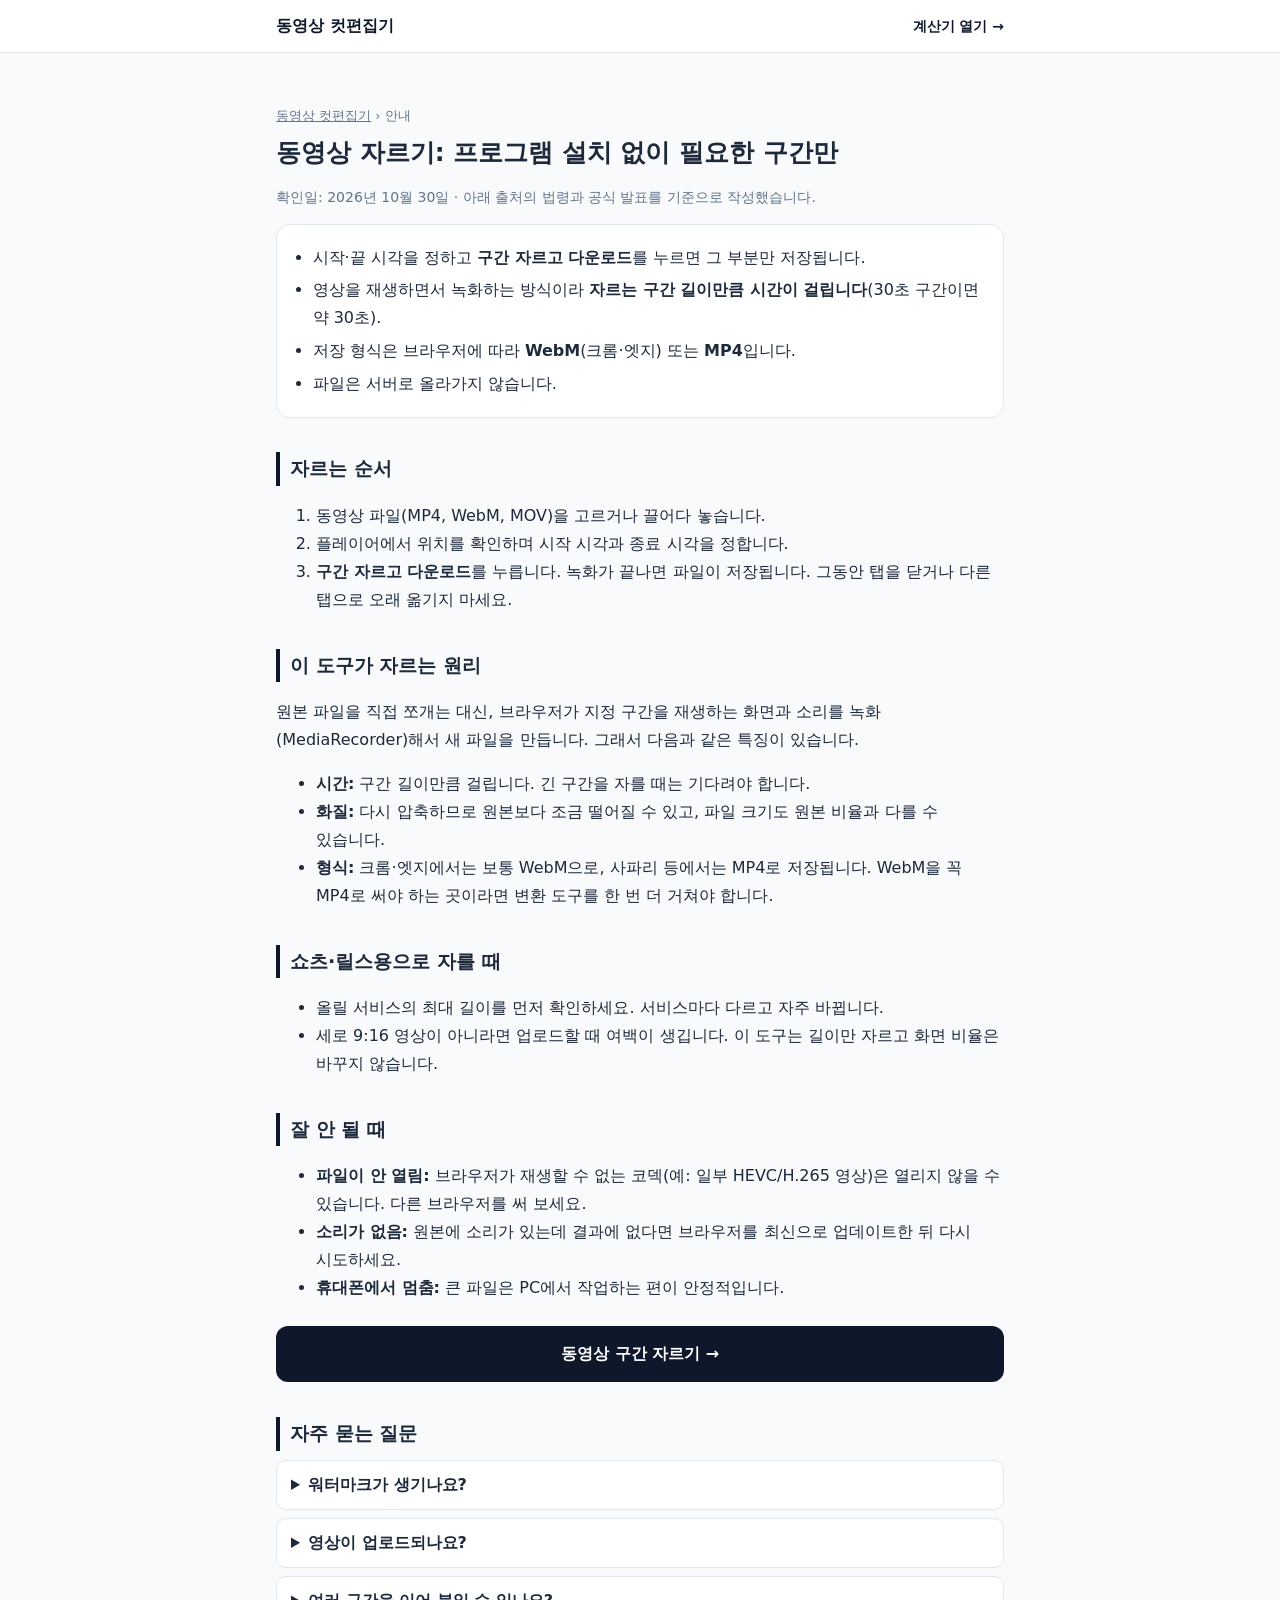
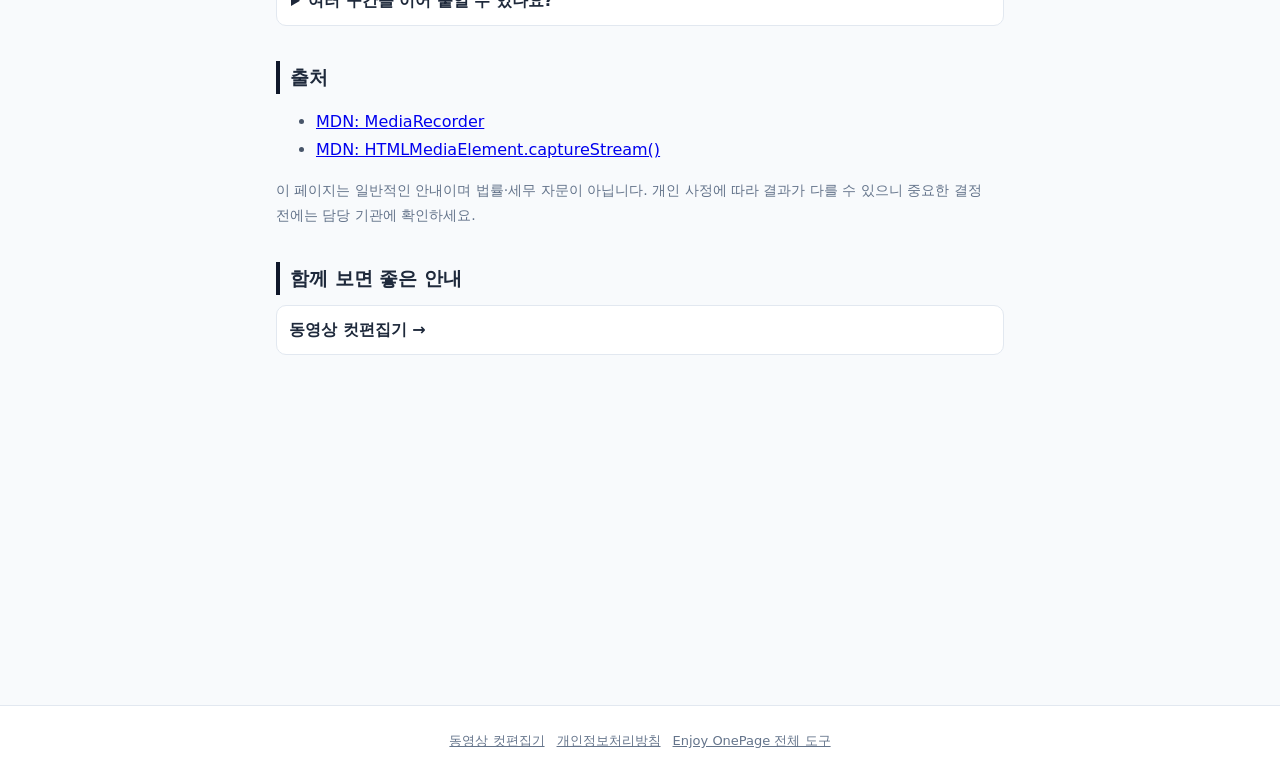
<file: trim-video-in-browser.html>
<!DOCTYPE html>
<html lang="ko">
<head>
<meta charset="utf-8"/>
<meta name="viewport" content="width=device-width, initial-scale=1.0"/>
<title>동영상 자르기 | 설치 없이 브라우저에서 구간 자르기</title>
<meta name="description" content="브라우저에서 동영상의 시작·끝 시각을 정해 그 구간만 새 파일로 저장하는 방법입니다. 이 도구가 잘라 내는 원리, 저장되는 파일 형식, 걸리는 시간과 화질, 잘 안 될 때 확인할 점을 정리했습니다."/>
<meta name="robots" content="index, follow"/>
<link rel="canonical" href="https://video-cut.enjoy-onepage.com/trim-video-in-browser.html"/>
<meta property="og:type" content="article"/>
<meta property="og:locale" content="ko_KR"/>
<meta property="og:url" content="https://video-cut.enjoy-onepage.com/trim-video-in-browser.html"/>
<meta property="og:site_name" content="동영상 컷편집기"/>
<meta property="og:title" content="동영상 자르기 | 설치 없이 브라우저에서 구간 자르기"/>
<meta property="og:description" content="브라우저에서 동영상의 시작·끝 시각을 정해 그 구간만 새 파일로 저장하는 방법입니다. 이 도구가 잘라 내는 원리, 저장되는 파일 형식, 걸리는 시간과 화질, 잘 안 될 때 확인할 점을 정리했습니다."/>
<meta property="og:image" content="https://video-cut.enjoy-onepage.com/og-image.png"/>
<meta name="twitter:card" content="summary_large_image"/>
<link rel="icon" href="/favicon.ico"/>
<script async crossorigin="anonymous" src="https://pagead2.googlesyndication.com/pagead/js/adsbygoogle.js?client=ca-pub-2228289204702106"></script>
<script type="application/ld+json">[{"@context": "https://schema.org", "@type": "Article", "headline": "동영상 자르기: 프로그램 설치 없이 필요한 구간만", "description": "브라우저에서 동영상의 시작·끝 시각을 정해 그 구간만 새 파일로 저장하는 방법입니다. 이 도구가 잘라 내는 원리, 저장되는 파일 형식, 걸리는 시간과 화질, 잘 안 될 때 확인할 점을 정리했습니다.", "inLanguage": "ko-KR", "dateModified": "2026-10-30", "datePublished": "2026-10-30", "mainEntityOfPage": "https://video-cut.enjoy-onepage.com/trim-video-in-browser.html", "author": {"@type": "Organization", "name": "Enjoy OnePage", "url": "https://enjoy-onepage.com/"}, "publisher": {"@type": "Organization", "name": "Enjoy OnePage", "url": "https://enjoy-onepage.com/"}}, {"@context": "https://schema.org", "@type": "FAQPage", "mainEntity": [{"@type": "Question", "name": "워터마크가 생기나요?", "acceptedAnswer": {"@type": "Answer", "text": "아니요. 결과 파일에 워터마크를 넣지 않습니다."}}, {"@type": "Question", "name": "영상이 업로드되나요?", "acceptedAnswer": {"@type": "Answer", "text": "아니요. 파일은 이 기기의 브라우저 안에서만 재생·녹화됩니다."}}, {"@type": "Question", "name": "여러 구간을 이어 붙일 수 있나요?", "acceptedAnswer": {"@type": "Answer", "text": "지금은 한 번에 한 구간만 자를 수 있습니다."}}]}, {"@context": "https://schema.org", "@type": "BreadcrumbList", "itemListElement": [{"@type": "ListItem", "position": 1, "name": "동영상 컷편집기", "item": "https://video-cut.enjoy-onepage.com/"}, {"@type": "ListItem", "position": 2, "name": "동영상 자르기: 프로그램 설치 없이 필요한 구간만", "item": "https://video-cut.enjoy-onepage.com/trim-video-in-browser.html"}]}]</script>
<style>:root{--a:#0f172a}*{box-sizing:border-box}body{margin:0;font-family:system-ui,-apple-system,"Apple SD Gothic Neo","Malgun Gothic",sans-serif;color:#1e293b;background:#f8fafc;line-height:1.75;word-break:keep-all;overflow-wrap:break-word}
header{background:#fff;border-bottom:1px solid #e2e8f0}header .in{max-width:760px;margin:0 auto;padding:12px 16px;display:flex;justify-content:space-between;align-items:center;gap:8px}
header a{color:var(--a);font-weight:800;text-decoration:none}main{max-width:760px;margin:0 auto;padding:16px}
.crumb{font-size:13px;color:#64748b;margin:4px 0 8px}.crumb a{color:#64748b}h1{font-size:1.55rem;line-height:1.4;margin:.3em 0 .6em}
h2{font-size:1.2rem;margin:1.8em 0 .5em;padding-left:10px;border-left:4px solid var(--a)}p,li{font-size:16px}
.sum{background:#fff;border:1px solid #e2e8f0;border-radius:14px;padding:14px 18px}.sum ul{margin:0;padding-left:1.1em}.sum li{margin:.3em 0}
table{width:100%;border-collapse:collapse;background:#fff;margin:.8em 0;font-size:15px}th,td{border:1px solid #e2e8f0;padding:8px 10px;text-align:left}th{background:#f1f5f9}
.tw{overflow-x:auto}.note{font-size:14px;color:#64748b}.cta{display:block;text-align:center;background:var(--a);color:#fff;font-weight:800;padding:14px;border-radius:12px;text-decoration:none;margin:24px 0}
.faq details{background:#fff;border:1px solid #e2e8f0;border-radius:10px;padding:10px 14px;margin:8px 0}.faq summary{font-weight:700;cursor:pointer}
.src{font-size:14px;color:#475569}.rel a{display:block;padding:10px 12px;background:#fff;border:1px solid #e2e8f0;border-radius:10px;margin:6px 0;color:#1e293b;text-decoration:none;font-weight:600}
.ad{margin:16px auto;text-align:center;overflow:hidden;max-width:100%}footer{text-align:center;font-size:13px;color:#64748b;padding:24px 16px;border-top:1px solid #e2e8f0;background:#fff;margin-top:32px}footer a{color:#64748b;margin:0 6px}</style>
</head>
<body>
<header><div class="in"><a href="/">동영상 컷편집기</a><a href="/" style="font-size:14px">계산기 열기 →</a></div></header>
<div class="ad"><ins class="adsbygoogle" style="display:block" data-ad-client="ca-pub-2228289204702106" data-ad-slot="3824727725" data-ad-format="horizontal" data-full-width-responsive="true"></ins><script>(adsbygoogle = window.adsbygoogle || []).push({});</script></div>
<main>
<div class="crumb"><a href="/">동영상 컷편집기</a> › 안내</div>
<h1>동영상 자르기: 프로그램 설치 없이 필요한 구간만</h1>
<p class="note">확인일: 2026년 10월 30일 · 아래 출처의 법령과 공식 발표를 기준으로 작성했습니다.</p>
<div class="sum"><ul><li>시작·끝 시각을 정하고 <b>구간 자르고 다운로드</b>를 누르면 그 부분만 저장됩니다.</li><li>영상을 재생하면서 녹화하는 방식이라 <b>자르는 구간 길이만큼 시간이 걸립니다</b>(30초 구간이면 약 30초).</li><li>저장 형식은 브라우저에 따라 <b>WebM</b>(크롬·엣지) 또는 <b>MP4</b>입니다.</li><li>파일은 서버로 올라가지 않습니다.</li></ul></div>

<h2>자르는 순서</h2>
<ol><li>동영상 파일(MP4, WebM, MOV)을 고르거나 끌어다 놓습니다.</li>
<li>플레이어에서 위치를 확인하며 시작 시각과 종료 시각을 정합니다.</li>
<li><b>구간 자르고 다운로드</b>를 누릅니다. 녹화가 끝나면 파일이 저장됩니다. 그동안 탭을 닫거나 다른 탭으로 오래 옮기지 마세요.</li></ol>
<h2>이 도구가 자르는 원리</h2>
<p>원본 파일을 직접 쪼개는 대신, 브라우저가 지정 구간을 재생하는 화면과 소리를 녹화(MediaRecorder)해서 새 파일을 만듭니다. 그래서 다음과 같은 특징이 있습니다.</p>
<ul><li><b>시간:</b> 구간 길이만큼 걸립니다. 긴 구간을 자를 때는 기다려야 합니다.</li>
<li><b>화질:</b> 다시 압축하므로 원본보다 조금 떨어질 수 있고, 파일 크기도 원본 비율과 다를 수 있습니다.</li>
<li><b>형식:</b> 크롬·엣지에서는 보통 WebM으로, 사파리 등에서는 MP4로 저장됩니다. WebM을 꼭 MP4로 써야 하는 곳이라면 변환 도구를 한 번 더 거쳐야 합니다.</li></ul>
<h2>쇼츠·릴스용으로 자를 때</h2>
<ul><li>올릴 서비스의 최대 길이를 먼저 확인하세요. 서비스마다 다르고 자주 바뀝니다.</li>
<li>세로 9:16 영상이 아니라면 업로드할 때 여백이 생깁니다. 이 도구는 길이만 자르고 화면 비율은 바꾸지 않습니다.</li></ul>
<h2>잘 안 될 때</h2>
<ul><li><b>파일이 안 열림:</b> 브라우저가 재생할 수 없는 코덱(예: 일부 HEVC/H.265 영상)은 열리지 않을 수 있습니다. 다른 브라우저를 써 보세요.</li>
<li><b>소리가 없음:</b> 원본에 소리가 있는데 결과에 없다면 브라우저를 최신으로 업데이트한 뒤 다시 시도하세요.</li>
<li><b>휴대폰에서 멈춤:</b> 큰 파일은 PC에서 작업하는 편이 안정적입니다.</li></ul>

<a class="cta" href="/">동영상 구간 자르기 →</a>
<h2>자주 묻는 질문</h2>
<div class="faq"><details><summary>워터마크가 생기나요?</summary><p>아니요. 결과 파일에 워터마크를 넣지 않습니다.</p></details><details><summary>영상이 업로드되나요?</summary><p>아니요. 파일은 이 기기의 브라우저 안에서만 재생·녹화됩니다.</p></details><details><summary>여러 구간을 이어 붙일 수 있나요?</summary><p>지금은 한 번에 한 구간만 자를 수 있습니다.</p></details></div>
<h2>출처</h2>
<ul class="src"><li><a href="https://developer.mozilla.org/ko/docs/Web/API/MediaRecorder" rel="nofollow noopener" target="_blank">MDN: MediaRecorder</a></li><li><a href="https://developer.mozilla.org/en-US/docs/Web/API/HTMLMediaElement/captureStream" rel="nofollow noopener" target="_blank">MDN: HTMLMediaElement.captureStream()</a></li></ul>
<p class="note">이 페이지는 일반적인 안내이며 법률·세무 자문이 아닙니다. 개인 사정에 따라 결과가 다를 수 있으니 중요한 결정 전에는 담당 기관에 확인하세요.</p>
<h2>함께 보면 좋은 안내</h2>
<div class="rel"><a href="/">동영상 컷편집기 →</a></div>
</main>
<div class="ad" style="min-height:280px"><ins class="adsbygoogle" style="display:block" data-ad-client="ca-pub-2228289204702106" data-ad-slot="3416334507" data-ad-format="auto" data-full-width-responsive="true"></ins><script>(adsbygoogle = window.adsbygoogle || []).push({});</script></div>
<footer><a href="/">동영상 컷편집기</a><a href="/privacy.html">개인정보처리방침</a><a href="https://enjoy-onepage.com/">Enjoy OnePage 전체 도구</a></footer>
</body>
</html>
</file>
<file: style.css>
*,::backdrop,:after,:before{--tw-border-spacing-x:0;--tw-border-spacing-y:0;--tw-translate-x:0;--tw-translate-y:0;--tw-rotate:0;--tw-skew-x:0;--tw-skew-y:0;--tw-scale-x:1;--tw-scale-y:1;--tw-pan-x: ;--tw-pan-y: ;--tw-pinch-zoom: ;--tw-scroll-snap-strictness:proximity;--tw-gradient-from-position: ;--tw-gradient-via-position: ;--tw-gradient-to-position: ;--tw-ordinal: ;--tw-slashed-zero: ;--tw-numeric-figure: ;--tw-numeric-spacing: ;--tw-numeric-fraction: ;--tw-ring-inset: ;--tw-ring-offset-width:0px;--tw-ring-offset-color:#fff;--tw-ring-color:#3b82f680;--tw-ring-offset-shadow:0 0 #0000;--tw-ring-shadow:0 0 #0000;--tw-shadow:0 0 #0000;--tw-shadow-colored:0 0 #0000;--tw-blur: ;--tw-brightness: ;--tw-contrast: ;--tw-grayscale: ;--tw-hue-rotate: ;--tw-invert: ;--tw-saturate: ;--tw-sepia: ;--tw-drop-shadow: ;--tw-backdrop-blur: ;--tw-backdrop-brightness: ;--tw-backdrop-contrast: ;--tw-backdrop-grayscale: ;--tw-backdrop-hue-rotate: ;--tw-backdrop-invert: ;--tw-backdrop-opacity: ;--tw-backdrop-saturate: ;--tw-backdrop-sepia: ;--tw-contain-size: ;--tw-contain-layout: ;--tw-contain-paint: ;--tw-contain-style: }/*! tailwindcss v3.4.17 | MIT License | https://tailwindcss.com*/*,:after,:before{box-sizing:border-box;border:0 solid #e5e7eb}:after,:before{--tw-content:""}:host,html{line-height:1.5;-webkit-text-size-adjust:100%;tab-size:4;font-family:ui-sans-serif,system-ui,sans-serif,Apple Color Emoji,Segoe UI Emoji,Segoe UI Symbol,Noto Color Emoji;font-feature-settings:normal;font-variation-settings:normal;-webkit-tap-highlight-color:transparent}body{margin:0;line-height:inherit}hr{height:0;color:inherit;border-top-width:1px}abbr:where([title]){-webkit-text-decoration:underline dotted;text-decoration:underline dotted}h1,h2,h3,h4,h5,h6{font-size:inherit;font-weight:inherit}a{color:inherit;text-decoration:inherit}b,strong{font-weight:bolder}code,kbd,pre,samp{font-family:ui-monospace,SFMono-Regular,Menlo,Monaco,Consolas,Liberation Mono,Courier New,monospace;font-feature-settings:normal;font-variation-settings:normal;font-size:1em}small{font-size:80%}sub,sup{font-size:75%;line-height:0;position:relative;vertical-align:initial}sub{bottom:-.25em}sup{top:-.5em}table{text-indent:0;border-color:inherit;border-collapse:collapse}button,input,optgroup,select,textarea{font-family:inherit;font-feature-settings:inherit;font-variation-settings:inherit;font-size:100%;font-weight:inherit;line-height:inherit;letter-spacing:inherit;color:inherit;margin:0;padding:0}button,select{text-transform:none}button,input:where([type=button]),input:where([type=reset]),input:where([type=submit]){-webkit-appearance:button;background-color:initial;background-image:none}:-moz-focusring{outline:auto}:-moz-ui-invalid{box-shadow:none}progress{vertical-align:initial}::-webkit-inner-spin-button,::-webkit-outer-spin-button{height:auto}[type=search]{-webkit-appearance:textfield;outline-offset:-2px}::-webkit-search-decoration{-webkit-appearance:none}::-webkit-file-upload-button{-webkit-appearance:button;font:inherit}summary{display:list-item}blockquote,dd,dl,figure,h1,h2,h3,h4,h5,h6,hr,p,pre{margin:0}fieldset{margin:0}fieldset,legend{padding:0}menu,ol,ul{list-style:none;margin:0;padding:0}dialog{padding:0}textarea{resize:vertical}input::placeholder,textarea::placeholder{opacity:1;color:#9ca3af}[role=button],button{cursor:pointer}:disabled{cursor:default}audio,canvas,embed,iframe,img,object,svg,video{display:block;vertical-align:middle}img,video{max-width:100%;height:auto}[hidden]:where(:not([hidden=until-found])){display:none}.pointer-events-none{pointer-events:none}.fixed{position:fixed}.sticky{position:sticky}.bottom-6{bottom:1.5rem}.left-1\/2{left:50%}.right-6{right:1.5rem}.top-0{top:0}.z-40{z-index:40}.z-50{z-index:50}.mx-auto{margin-left:auto;margin-right:auto}.my-6{margin-top:1.5rem;margin-bottom:1.5rem}.my-8{margin-top:2rem;margin-bottom:2rem}.mb-1{margin-bottom:.25rem}.mb-2{margin-bottom:.5rem}.mb-3{margin-bottom:.75rem}.mb-4{margin-bottom:1rem}.mb-6{margin-bottom:1.5rem}.mb-8{margin-bottom:2rem}.mr-1{margin-right:.25rem}.mt-0\.5{margin-top:.125rem}.mt-1{margin-top:.25rem}.mt-3{margin-top:.75rem}.mt-4{margin-top:1rem}.mt-8{margin-top:2rem}.mt-auto{margin-top:auto}.block{display:block}.inline-block{display:inline-block}.flex{display:flex}.inline-flex{display:inline-flex}.table{display:table}.grid{display:grid}.hidden{display:none}.aspect-video{aspect-ratio:16/9}.h-6{height:1.5rem}.h-8{height:2rem}.h-full{height:100%}.min-h-screen{min-height:100vh}.w-6{width:1.5rem}.w-8{width:2rem}.w-full{width:100%}.min-w-\[140px\]{min-width:140px}.min-w-full{min-width:100%}.max-w-4xl{max-width:56rem}.max-w-6xl{max-width:72rem}.flex-shrink-0,.shrink-0{flex-shrink:0}.flex-grow{flex-grow:1}.-translate-x-1\/2{--tw-translate-x:-50%}.-translate-x-1\/2,.transform{transform:translate(var(--tw-translate-x),var(--tw-translate-y)) rotate(var(--tw-rotate)) skewX(var(--tw-skew-x)) skewY(var(--tw-skew-y)) scaleX(var(--tw-scale-x)) scaleY(var(--tw-scale-y))}.cursor-pointer{cursor:pointer}.list-none{list-style-type:none}.grid-cols-1{grid-template-columns:repeat(1,minmax(0,1fr))}.flex-col{flex-direction:column}.flex-wrap{flex-wrap:wrap}.items-start{align-items:flex-start}.items-center{align-items:center}.justify-center{justify-content:center}.justify-between{justify-content:space-between}.gap-1\.5{gap:.375rem}.gap-2{gap:.5rem}.gap-3{gap:.75rem}.gap-4{gap:1rem}.gap-6{gap:1.5rem}.gap-8{gap:2rem}.space-y-2>:not([hidden])~:not([hidden]){--tw-space-y-reverse:0;margin-top:calc(.5rem*(1 - var(--tw-space-y-reverse)));margin-bottom:calc(.5rem*var(--tw-space-y-reverse))}.space-y-2\.5>:not([hidden])~:not([hidden]){--tw-space-y-reverse:0;margin-top:calc(.625rem*(1 - var(--tw-space-y-reverse)));margin-bottom:calc(.625rem*var(--tw-space-y-reverse))}.space-y-3>:not([hidden])~:not([hidden]){--tw-space-y-reverse:0;margin-top:calc(.75rem*(1 - var(--tw-space-y-reverse)));margin-bottom:calc(.75rem*var(--tw-space-y-reverse))}.space-y-4>:not([hidden])~:not([hidden]){--tw-space-y-reverse:0;margin-top:calc(1rem*(1 - var(--tw-space-y-reverse)));margin-bottom:calc(1rem*var(--tw-space-y-reverse))}.space-y-6>:not([hidden])~:not([hidden]){--tw-space-y-reverse:0;margin-top:calc(1.5rem*(1 - var(--tw-space-y-reverse)));margin-bottom:calc(1.5rem*var(--tw-space-y-reverse))}.space-y-8>:not([hidden])~:not([hidden]){--tw-space-y-reverse:0;margin-top:calc(2rem*(1 - var(--tw-space-y-reverse)));margin-bottom:calc(2rem*var(--tw-space-y-reverse))}.divide-y>:not([hidden])~:not([hidden]){--tw-divide-y-reverse:0;border-top-width:calc(1px*(1 - var(--tw-divide-y-reverse)));border-bottom-width:calc(1px*var(--tw-divide-y-reverse))}.divide-gray-200>:not([hidden])~:not([hidden]){--tw-divide-opacity:1;border-color:rgb(229 231 235/var(--tw-divide-opacity,1))}.overflow-hidden{overflow:hidden}.overflow-x-auto{overflow-x:auto}.whitespace-nowrap{white-space:nowrap}.rounded-2xl{border-radius:1rem}.rounded-full{border-radius:9999px}.rounded-lg{border-radius:.5rem}.rounded-xl{border-radius:.75rem}.border{border-width:1px}.border-2{border-width:2px}.border-b{border-bottom-width:1px}.border-l-2{border-left-width:2px}.border-t{border-top-width:1px}.border-dashed{border-style:dashed}.border-blue-100{--tw-border-opacity:1;border-color:rgb(219 234 254/var(--tw-border-opacity,1))}.border-blue-200{--tw-border-opacity:1;border-color:rgb(191 219 254/var(--tw-border-opacity,1))}.border-blue-200\/80{border-color:#bfdbfecc}.border-gray-100{--tw-border-opacity:1;border-color:rgb(243 244 246/var(--tw-border-opacity,1))}.border-gray-200{--tw-border-opacity:1;border-color:rgb(229 231 235/var(--tw-border-opacity,1))}.border-red-200{--tw-border-opacity:1;border-color:rgb(254 202 202/var(--tw-border-opacity,1))}.border-slate-100{--tw-border-opacity:1;border-color:rgb(241 245 249/var(--tw-border-opacity,1))}.border-slate-200{--tw-border-opacity:1;border-color:rgb(226 232 240/var(--tw-border-opacity,1))}.border-transparent{border-color:#0000}.bg-black{--tw-bg-opacity:1;background-color:rgb(0 0 0/var(--tw-bg-opacity,1))}.bg-blue-100{--tw-bg-opacity:1;background-color:rgb(219 234 254/var(--tw-bg-opacity,1))}.bg-blue-50{--tw-bg-opacity:1;background-color:rgb(239 246 255/var(--tw-bg-opacity,1))}.bg-blue-50\/50{background-color:#eff6ff80}.bg-blue-600{--tw-bg-opacity:1;background-color:rgb(37 99 235/var(--tw-bg-opacity,1))}.bg-emerald-600{--tw-bg-opacity:1;background-color:rgb(5 150 105/var(--tw-bg-opacity,1))}.bg-gray-100{--tw-bg-opacity:1;background-color:rgb(243 244 246/var(--tw-bg-opacity,1))}.bg-gray-50{--tw-bg-opacity:1;background-color:rgb(249 250 251/var(--tw-bg-opacity,1))}.bg-gray-900{--tw-bg-opacity:1;background-color:rgb(17 24 39/var(--tw-bg-opacity,1))}.bg-red-100{--tw-bg-opacity:1;background-color:rgb(254 226 226/var(--tw-bg-opacity,1))}.bg-red-50{--tw-bg-opacity:1;background-color:rgb(254 242 242/var(--tw-bg-opacity,1))}.bg-red-600{--tw-bg-opacity:1;background-color:rgb(220 38 38/var(--tw-bg-opacity,1))}.bg-slate-50{--tw-bg-opacity:1;background-color:rgb(248 250 252/var(--tw-bg-opacity,1))}.bg-slate-50\/50{background-color:#f8fafc80}.bg-slate-900\/90{background-color:#0f172ae6}.bg-white{--tw-bg-opacity:1;background-color:rgb(255 255 255/var(--tw-bg-opacity,1))}.bg-gradient-to-r{background-image:linear-gradient(to right,var(--tw-gradient-stops))}.from-blue-50{--tw-gradient-from:#eff6ff var(--tw-gradient-from-position);--tw-gradient-to:#eff6ff00 var(--tw-gradient-to-position);--tw-gradient-stops:var(--tw-gradient-from),var(--tw-gradient-to)}.to-indigo-50{--tw-gradient-to:#eef2ff var(--tw-gradient-to-position)}.object-contain{object-fit:contain}.p-3{padding:.75rem}.p-4{padding:1rem}.p-5{padding:1.25rem}.p-6{padding:1.5rem}.px-1{padding-left:.25rem;padding-right:.25rem}.px-2\.5{padding-left:.625rem;padding-right:.625rem}.px-3{padding-left:.75rem;padding-right:.75rem}.px-4{padding-left:1rem;padding-right:1rem}.px-5{padding-left:1.25rem;padding-right:1.25rem}.px-6{padding-left:1.5rem;padding-right:1.5rem}.px-8{padding-left:2rem;padding-right:2rem}.py-1{padding-top:.25rem;padding-bottom:.25rem}.py-10{padding-top:2.5rem;padding-bottom:2.5rem}.py-2{padding-top:.5rem;padding-bottom:.5rem}.py-2\.5{padding-top:.625rem;padding-bottom:.625rem}.py-3{padding-top:.75rem;padding-bottom:.75rem}.py-4{padding-top:1rem;padding-bottom:1rem}.py-6{padding-top:1.5rem;padding-bottom:1.5rem}.py-8{padding-top:2rem;padding-bottom:2rem}.pb-2{padding-bottom:.5rem}.pb-4{padding-bottom:1rem}.pb-6{padding-bottom:1.5rem}.pl-2{padding-left:.5rem}.pt-3{padding-top:.75rem}.pt-4{padding-top:1rem}.pt-6{padding-top:1.5rem}.text-left{text-align:left}.text-center{text-align:center}.font-mono{font-family:ui-monospace,SFMono-Regular,Menlo,Monaco,Consolas,Liberation Mono,Courier New,monospace}.font-sans{font-family:ui-sans-serif,system-ui,sans-serif,Apple Color Emoji,Segoe UI Emoji,Segoe UI Symbol,Noto Color Emoji}.text-2xl{font-size:1.5rem;line-height:2rem}.text-3xl{font-size:1.875rem;line-height:2.25rem}.text-4xl{font-size:2.25rem;line-height:2.5rem}.text-\[11px\]{font-size:11px}.text-base{font-size:1rem;line-height:1.5rem}.text-lg{font-size:1.125rem;line-height:1.75rem}.text-sm{font-size:.875rem;line-height:1.25rem}.text-xl{font-size:1.25rem;line-height:1.75rem}.text-xs{font-size:.75rem;line-height:1rem}.font-black{font-weight:900}.font-bold{font-weight:700}.font-extrabold{font-weight:800}.font-medium{font-weight:500}.font-semibold{font-weight:600}.uppercase{text-transform:uppercase}.leading-relaxed{line-height:1.625}.leading-snug{line-height:1.375}.leading-tight{line-height:1.25}.tracking-tight{letter-spacing:-.025em}.tracking-wider{letter-spacing:.05em}.text-blue-600{--tw-text-opacity:1;color:rgb(37 99 235/var(--tw-text-opacity,1))}.text-blue-800{--tw-text-opacity:1;color:rgb(30 64 175/var(--tw-text-opacity,1))}.text-blue-900{--tw-text-opacity:1;color:rgb(30 58 138/var(--tw-text-opacity,1))}.text-blue-950{--tw-text-opacity:1;color:rgb(23 37 84/var(--tw-text-opacity,1))}.text-emerald-600{--tw-text-opacity:1;color:rgb(5 150 105/var(--tw-text-opacity,1))}.text-gray-400{--tw-text-opacity:1;color:rgb(156 163 175/var(--tw-text-opacity,1))}.text-gray-500{--tw-text-opacity:1;color:rgb(107 114 128/var(--tw-text-opacity,1))}.text-gray-600{--tw-text-opacity:1;color:rgb(75 85 99/var(--tw-text-opacity,1))}.text-gray-700{--tw-text-opacity:1;color:rgb(55 65 81/var(--tw-text-opacity,1))}.text-gray-800{--tw-text-opacity:1;color:rgb(31 41 55/var(--tw-text-opacity,1))}.text-gray-900{--tw-text-opacity:1;color:rgb(17 24 39/var(--tw-text-opacity,1))}.text-red-400{--tw-text-opacity:1;color:rgb(248 113 113/var(--tw-text-opacity,1))}.text-red-500{--tw-text-opacity:1;color:rgb(239 68 68/var(--tw-text-opacity,1))}.text-red-600{--tw-text-opacity:1;color:rgb(220 38 38/var(--tw-text-opacity,1))}.text-red-700{--tw-text-opacity:1;color:rgb(185 28 28/var(--tw-text-opacity,1))}.text-red-800{--tw-text-opacity:1;color:rgb(153 27 27/var(--tw-text-opacity,1))}.text-rose-600{--tw-text-opacity:1;color:rgb(225 29 72/var(--tw-text-opacity,1))}.text-slate-400{--tw-text-opacity:1;color:rgb(148 163 184/var(--tw-text-opacity,1))}.text-slate-500{--tw-text-opacity:1;color:rgb(100 116 139/var(--tw-text-opacity,1))}.text-slate-600{--tw-text-opacity:1;color:rgb(71 85 105/var(--tw-text-opacity,1))}.text-slate-700{--tw-text-opacity:1;color:rgb(51 65 85/var(--tw-text-opacity,1))}.text-slate-800{--tw-text-opacity:1;color:rgb(30 41 59/var(--tw-text-opacity,1))}.text-slate-900{--tw-text-opacity:1;color:rgb(15 23 42/var(--tw-text-opacity,1))}.text-white{--tw-text-opacity:1;color:rgb(255 255 255/var(--tw-text-opacity,1))}.antialiased{-webkit-font-smoothing:antialiased;-moz-osx-font-smoothing:grayscale}.accent-red-600{accent-color:#dc2626}.opacity-0{opacity:0}.opacity-100{opacity:1}.opacity-50{opacity:.5}.shadow-2xl{--tw-shadow:0 25px 50px -12px #00000040;--tw-shadow-colored:0 25px 50px -12px var(--tw-shadow-color)}.shadow-2xl,.shadow-md{box-shadow:var(--tw-ring-offset-shadow,0 0 #0000),var(--tw-ring-shadow,0 0 #0000),var(--tw-shadow)}.shadow-md{--tw-shadow:0 4px 6px -1px #0000001a,0 2px 4px -2px #0000001a;--tw-shadow-colored:0 4px 6px -1px var(--tw-shadow-color),0 2px 4px -2px var(--tw-shadow-color)}.shadow-sm{--tw-shadow:0 1px 2px 0 #0000000d;--tw-shadow-colored:0 1px 2px 0 var(--tw-shadow-color)}.shadow-sm,.shadow-xl{box-shadow:var(--tw-ring-offset-shadow,0 0 #0000),var(--tw-ring-shadow,0 0 #0000),var(--tw-shadow)}.shadow-xl{--tw-shadow:0 20px 25px -5px #0000001a,0 8px 10px -6px #0000001a;--tw-shadow-colored:0 20px 25px -5px var(--tw-shadow-color),0 8px 10px -6px var(--tw-shadow-color)}.outline{outline-style:solid}.transition{transition-property:color,background-color,border-color,text-decoration-color,fill,stroke,opacity,box-shadow,transform,filter,-webkit-backdrop-filter;transition-property:color,background-color,border-color,text-decoration-color,fill,stroke,opacity,box-shadow,transform,filter,backdrop-filter;transition-property:color,background-color,border-color,text-decoration-color,fill,stroke,opacity,box-shadow,transform,filter,backdrop-filter,-webkit-backdrop-filter;transition-timing-function:cubic-bezier(.4,0,.2,1);transition-duration:.15s}.transition-opacity{transition-property:opacity;transition-timing-function:cubic-bezier(.4,0,.2,1);transition-duration:.15s}.duration-300{transition-duration:.3s}.hover\:scale-105:hover{--tw-scale-x:1.05;--tw-scale-y:1.05;transform:translate(var(--tw-translate-x),var(--tw-translate-y)) rotate(var(--tw-rotate)) skewX(var(--tw-skew-x)) skewY(var(--tw-skew-y)) scaleX(var(--tw-scale-x)) scaleY(var(--tw-scale-y))}.hover\:border-blue-600:hover{--tw-border-opacity:1;border-color:rgb(37 99 235/var(--tw-border-opacity,1))}.hover\:border-red-400:hover{--tw-border-opacity:1;border-color:rgb(248 113 113/var(--tw-border-opacity,1))}.hover\:bg-blue-700:hover{--tw-bg-opacity:1;background-color:rgb(29 78 216/var(--tw-bg-opacity,1))}.hover\:bg-emerald-700:hover{--tw-bg-opacity:1;background-color:rgb(4 120 87/var(--tw-bg-opacity,1))}.hover\:bg-gray-50:hover{--tw-bg-opacity:1;background-color:rgb(249 250 251/var(--tw-bg-opacity,1))}.hover\:bg-red-700:hover{--tw-bg-opacity:1;background-color:rgb(185 28 28/var(--tw-bg-opacity,1))}.hover\:text-blue-600:hover{--tw-text-opacity:1;color:rgb(37 99 235/var(--tw-text-opacity,1))}.hover\:text-blue-800:hover{--tw-text-opacity:1;color:rgb(30 64 175/var(--tw-text-opacity,1))}.hover\:text-red-600:hover{--tw-text-opacity:1;color:rgb(220 38 38/var(--tw-text-opacity,1))}.hover\:underline:hover{text-decoration-line:underline}.hover\:shadow:hover{--tw-shadow:0 1px 3px 0 #0000001a,0 1px 2px -1px #0000001a;--tw-shadow-colored:0 1px 3px 0 var(--tw-shadow-color),0 1px 2px -1px var(--tw-shadow-color);box-shadow:var(--tw-ring-offset-shadow,0 0 #0000),var(--tw-ring-shadow,0 0 #0000),var(--tw-shadow)}.group[open] .group-open\:rotate-180{--tw-rotate:180deg;transform:translate(var(--tw-translate-x),var(--tw-translate-y)) rotate(var(--tw-rotate)) skewX(var(--tw-skew-x)) skewY(var(--tw-skew-y)) scaleX(var(--tw-scale-x)) scaleY(var(--tw-scale-y))}@media (min-width:640px){.sm\:w-auto{width:auto}.sm\:flex-row{flex-direction:row}.sm\:p-10{padding:2.5rem}.sm\:p-4{padding:1rem}.sm\:p-8{padding:2rem}.sm\:text-3xl{font-size:1.875rem;line-height:2.25rem}.sm\:text-base{font-size:1rem;line-height:1.5rem}.sm\:text-sm{font-size:.875rem;line-height:1.25rem}}@media (min-width:768px){.md\:flex-row{flex-direction:row}.md\:items-center{align-items:center}}@media (min-width:1024px){.lg\:sticky{position:sticky}.lg\:top-8{top:2rem}.lg\:col-span-4{grid-column:span 4/span 4}.lg\:col-span-5{grid-column:span 5/span 5}.lg\:col-span-7{grid-column:span 7/span 7}.lg\:col-span-8{grid-column:span 8/span 8}.lg\:grid-cols-12{grid-template-columns:repeat(12,minmax(0,1fr))}.lg\:text-4xl{font-size:2.25rem;line-height:2.5rem}}@media (prefers-color-scheme:dark){.dark\:border-slate-700{--tw-border-opacity:1;border-color:rgb(51 65 85/var(--tw-border-opacity,1))}.dark\:from-slate-800{--tw-gradient-from:#1e293b var(--tw-gradient-from-position);--tw-gradient-to:#1e293b00 var(--tw-gradient-to-position);--tw-gradient-stops:var(--tw-gradient-from),var(--tw-gradient-to)}.dark\:to-slate-800\/80{--tw-gradient-to:#1e293bcc var(--tw-gradient-to-position)}.dark\:text-blue-400{--tw-text-opacity:1;color:rgb(96 165 250/var(--tw-text-opacity,1))}.dark\:text-slate-100{--tw-text-opacity:1;color:rgb(241 245 249/var(--tw-text-opacity,1))}}
</file>
